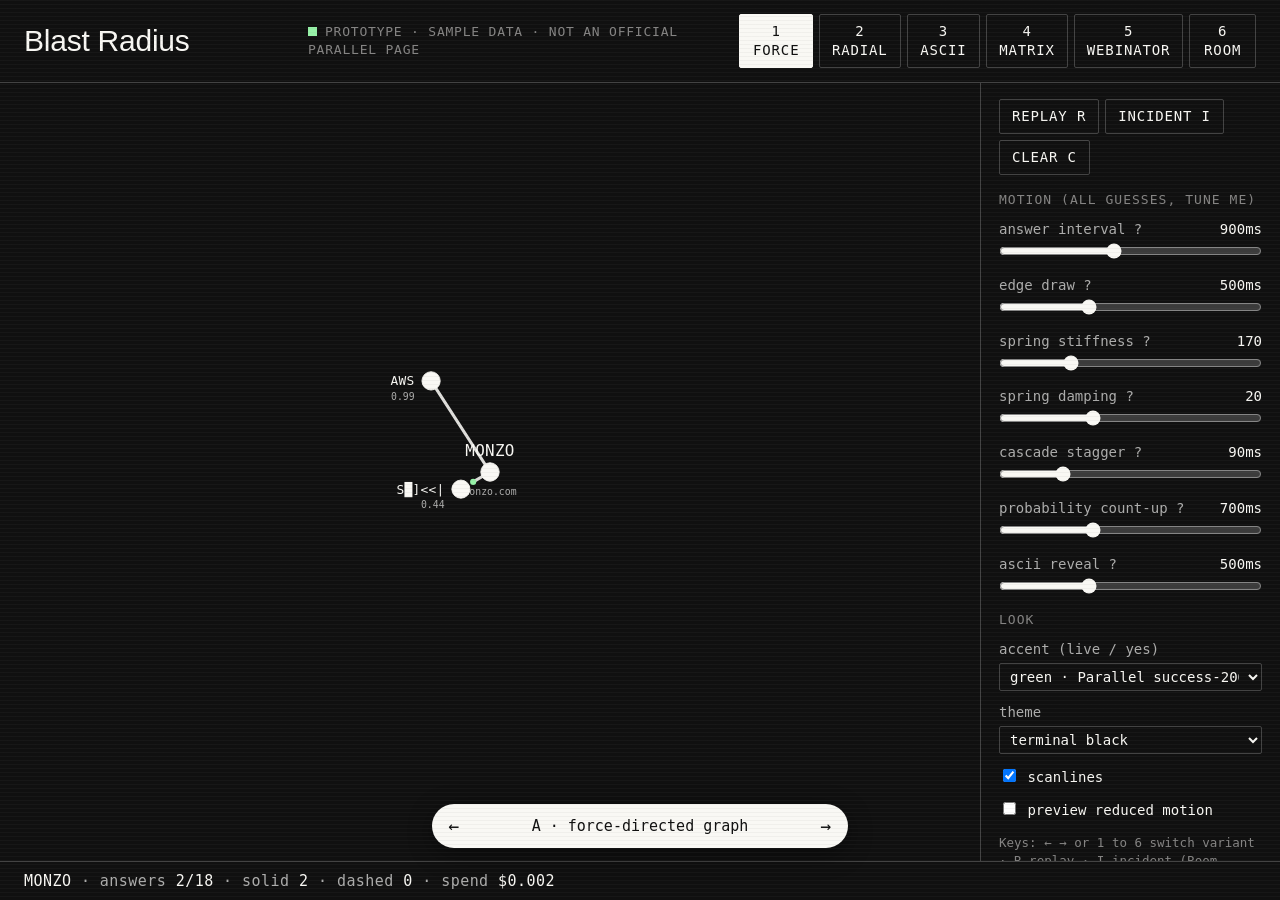
<file: 02-prototypes/index.html>
<!doctype html>
<!--
PROTOTYPE, throwaway. Question: which look and which graph representation for the live demo?
Six variants behind ?v= and the floating bottom bar: force | radial | ascii | matrix | webinator | room.
All data is fake except the Monzo vendor probabilities (recipes.md). Not an official Parallel page.
Type stack names Parallel's faces (Gerstner Programm, FT System Mono) but ships none: falls back to system fonts.
ASCII reveal: reimplemented in scramble() below (glyph sets after ascii-reveal's "terminal" preset, MIT, (c) 2026 Quan Hoang).
-->
<html lang="en" data-theme="dark">
<head>
<meta charset="utf-8">
<meta name="viewport" content="width=device-width,initial-scale=1">
<title>PROTOTYPE · graph look picker</title>
<style>
:root{
  --bg:#101010;--surface:#181818;--line:#434343;--line2:#2a2a2a;--fg:#f9f8f4;--fg2:#adadac;--fg3:#858483;
  --accent:#96f1a7;--red:#e14942;
  --sans:"Gerstner Programm","Neue Haas Grotesk Text Pro","Helvetica Neue",Helvetica,Arial,sans-serif;
  --mono:"FT System Mono","SF Mono",ui-monospace,"JetBrains Mono",Menlo,Consolas,monospace;
  --out:cubic-bezier(.32,.72,0,1);--spring:cubic-bezier(.32,.72,0,1);--spring-ms:450ms;
}
[data-theme=paper]{--bg:#f9f8f4;--surface:#fff;--line:#d6d6d6;--line2:#e5e5e5;--fg:#181818;--fg2:#5c5b59;--fg3:#858483}
*{box-sizing:border-box}
html,body{height:100%;margin:0}
body{background:var(--bg);color:var(--fg);font:18px/1.35 var(--mono);display:grid;grid-template-rows:auto 1fr auto;grid-template-columns:1fr auto;overflow:hidden;-webkit-font-smoothing:antialiased}
body.scan::after{content:"";position:fixed;inset:0;pointer-events:none;z-index:50;background:repeating-linear-gradient(0deg,transparent 0 3px,rgba(128,128,128,.07) 3px 4px)}
button,select,input{font:inherit;color:inherit}
header{grid-column:1/3;display:flex;align-items:center;gap:24px;padding:14px 24px;border-bottom:1px solid var(--line)}
h1{font:500 30px/1 var(--sans);letter-spacing:-.24px;margin:0;min-width:260px;white-space:pre}
.tag{font-size:13px;letter-spacing:.06em;text-transform:uppercase;color:var(--fg3)}
.live{display:inline-block;width:9px;height:9px;background:var(--accent);margin-right:8px}
.tabs{margin-left:auto;display:flex;gap:6px}
.tabs button,.btn{background:none;border:1px solid var(--line);border-radius:2px;padding:7px 12px;font-size:14px;letter-spacing:.06em;text-transform:uppercase;cursor:pointer;transition:background-color .15s ease,color .15s ease,scale .15s var(--out)}
.tabs button[aria-current=true]{background:var(--fg);color:var(--bg);border-color:var(--fg)}
.btn:active{scale:.96}
@media (hover:hover) and (pointer:fine){.tabs button:hover:not([aria-current=true]),.btn:hover{background:var(--surface)}}
#stage{position:relative;overflow:hidden;min-width:0;min-height:0}
aside{width:300px;border-left:1px solid var(--line);padding:16px 18px 80px;overflow:auto;font-size:14px}
body.nopanel aside{display:none}
aside h2{font:inherit;font-size:13px;letter-spacing:.08em;text-transform:uppercase;color:var(--fg3);margin:0 0 12px}
aside label{display:block;margin-bottom:12px}
aside label span{display:flex;justify-content:space-between;color:var(--fg2)}
aside label b{font-weight:400;color:var(--fg)}
input[type=range]{width:100%;accent-color:var(--fg);margin:4px 0 0}
aside select{background:var(--bg);border:1px solid var(--line);border-radius:2px;padding:4px 6px;width:100%;margin-top:4px}
.row{display:flex;gap:6px;flex-wrap:wrap;margin-bottom:16px}
.hint{color:var(--fg3);font-size:12.5px;line-height:1.5;margin-top:14px}
footer{grid-column:1/3;border-top:1px solid var(--line);padding:9px 24px;font-size:15px;color:var(--fg2);letter-spacing:.03em;white-space:nowrap;overflow:hidden;text-overflow:ellipsis}
footer b{color:var(--fg);font-weight:400}
#switch{position:fixed;left:50%;bottom:52px;translate:-50% 0;z-index:40;display:flex;align-items:center;gap:4px;background:var(--fg);color:var(--bg);border-radius:999px;padding:5px;font-size:15px;box-shadow:0 6px 24px rgba(0,0,0,.45)}
#switch button{background:none;border:0;color:inherit;width:34px;height:34px;border-radius:50%;cursor:pointer;font-size:18px}
#switch button:hover{background:rgba(128,128,128,.3)}
#switch span{padding:0 10px;min-width:330px;text-align:center}

/* citation card */
#card{position:fixed;left:0;top:0;z-index:30;pointer-events:none;width:400px}
#card .ci{background:var(--surface);border:1px solid var(--fg);border-radius:2px;padding:14px 16px;opacity:0;transform:scale(.97);transform-origin:0 0;transition:opacity .15s ease-in,transform .15s ease-in}
#card.on .ci{opacity:1;transform:none;transition:opacity .2s var(--out),transform .2s var(--out)}
#card .ct{font-size:13px;letter-spacing:.08em;text-transform:uppercase;color:var(--fg3);display:flex;justify-content:space-between}
#card .p{color:var(--accent);font-size:26px;letter-spacing:0;line-height:1}
#card .ttl{font:500 19px/1.25 var(--sans);margin:10px 0 4px;min-height:1.25em}
#card .url{font-size:14px;color:var(--fg2);text-decoration:underline;text-underline-offset:3px}
#card .ex{font:16px/1.4 var(--sans);color:var(--fg2);margin-top:10px;border-left:1px solid var(--line);padding-left:10px;white-space:pre-line}
#card .fake{font-size:11px;color:var(--fg3);text-transform:uppercase;letter-spacing:.08em;margin-top:10px}

/* svg scene */
.scene{width:100%;height:100%;display:block}
.scene text{font-family:var(--mono);fill:var(--fg);user-select:none}
.guide{fill:none;stroke:var(--line2);stroke-width:1}
.guide.dash{stroke:var(--line);stroke-dasharray:3 7}
.gl{font-size:14px;fill:var(--fg3)!important;letter-spacing:.08em}
.node{cursor:pointer;transition:opacity .15s ease}
.node .dot{fill:var(--fg);stroke:var(--fg);stroke-width:1.5;transform-box:fill-box;transform-origin:center;animation:pop var(--spring-ms) var(--spring) both;transition:fill .2s ease,stroke .2s ease}
.node .lbl{font-size:21px;letter-spacing:.02em;transition:fill .2s ease}
.node .sub{font-size:16px;fill:var(--fg2)}
.node.low .dot{fill:var(--bg);stroke:var(--fg3);stroke-dasharray:3 3}
.node.low .lbl,.node.low .sub{fill:var(--fg3)}
.node.root .lbl{font-size:26px;font-weight:500}
.node.hub .dot{fill:var(--accent);stroke:var(--accent)}
.node.down .dot{fill:var(--red);stroke:var(--red);stroke-dasharray:none}
.node.down .lbl,.node.down .sub{fill:var(--red)}
.ring{fill:none;stroke:var(--red);stroke-width:2;transform-box:fill-box;transform-origin:center;animation:ring .8s var(--out) both;pointer-events:none}
.e{stroke:var(--fg);stroke-linecap:round;opacity:var(--o,.6);transition:opacity .15s ease,stroke .2s ease}
.e.low{stroke:var(--fg3);stroke-dasharray:4 10}
.e.t2{stroke:var(--fg3);stroke-dasharray:1 7}
.e.talk{stroke:var(--fg2)}
.hovering .node:not(.hot){opacity:.22}
.hovering .e:not(.hot){opacity:.07}
.e.hot{stroke:var(--accent);opacity:1}
.e.down{stroke:var(--red);opacity:1;stroke-dasharray:none}
.spark{fill:var(--accent);pointer-events:none}
.spark.red{fill:var(--red)}
.sweep{transform-origin:800px 450px;animation:spin 5s linear infinite}
@keyframes pop{from{opacity:0;transform:scale(.6)}to{opacity:1;transform:scale(1)}}
@keyframes ring{from{opacity:.9;transform:scale(1)}to{opacity:0;transform:scale(3.6)}}
@keyframes spin{to{transform:rotate(360deg)}}

.headline{position:absolute;left:24px;right:24px;top:16px;font:500 34px/1.1 var(--sans);letter-spacing:-.24px;white-space:pre;pointer-events:none;min-height:1.1em}
.headline.down{color:var(--red)}
.feed{position:absolute;left:24px;top:72px;font-size:17px;color:var(--fg2);line-height:1.6;pointer-events:none}
.feed div{animation:fadein .25s var(--out) both}
@keyframes fadein{from{opacity:0;transform:translateY(6px)}to{opacity:1;transform:none}}

/* ascii */
.ascii{position:absolute;inset:0;padding:2.2vh 32px;font-size:min(22px,2.2vh);line-height:1.32;white-space:pre}
.ascii .r{cursor:pointer;transition:opacity .2s ease,color .2s ease;width:max-content;padding-right:16px}
.ascii .r.pending{opacity:.22;cursor:default}
.ascii .cat,.ascii .t{color:var(--fg3)}
.ascii .r.low,.ascii .r.low .bar{color:var(--fg3)}
.ascii .bar{letter-spacing:-.02em}
.ascii .up{color:var(--fg3)}
.ascii .r:not(.pending):hover{background:var(--surface)}
.ascii .r:not(.pending):hover .n{color:var(--accent)}
.ascii .r.down,.ascii .r.down *{color:var(--red)}

/* matrix */
.mx .cell.down .num{mix-blend-mode:normal}
.mx{position:absolute;inset:70px 24px 66px;display:grid;grid-template-columns:200px repeat(10,1fr);grid-auto-rows:minmax(0,1fr);gap:3px;font-size:16px}
.mx .h{display:flex;align-items:center;letter-spacing:.05em;text-transform:uppercase;font-size:14px;color:var(--fg2);transition:color .15s ease}
.mx .h.c{justify-content:center;cursor:pointer}
.mx .h.hot,.mx .h.choke{color:var(--accent)}
.mx .h.down{color:var(--red)}
.mx .cell{position:relative;border:1px solid var(--line2);border-radius:2px;display:flex;align-items:center;justify-content:center;opacity:0;transform:scale(.85);transition:opacity .2s var(--out),transform var(--spring-ms) var(--spring)}
.mx .cell.in{opacity:1;transform:none}
.mx .cell.low{border-style:dashed;border-color:var(--line)}
.mx .fill{position:absolute;inset:0;background:var(--fg);transition:background-color .2s ease,opacity .2s ease}
.mx .num{position:relative;color:#fff;mix-blend-mode:difference}
.mx .cell::after{content:"";position:absolute;inset:-2px;border:2px solid var(--accent);opacity:0;transition:opacity .25s ease}
.mx .cell.choke::after,.mx .cell:hover::after{opacity:1}
.mx .cell.down .fill{background:var(--red);opacity:1!important}
.mx .cell.down::after{opacity:0}
.mx .f{justify-content:center;font-size:17px;color:var(--fg)}

/* webinator */
.wq{position:absolute;left:24px;right:24px;top:14px;display:flex;align-items:center;gap:20px;height:64px}
.wq .qn{color:var(--fg3);font-size:14px;letter-spacing:.08em}
.wq .qt{font:500 32px/1 var(--sans);letter-spacing:-.24px;white-space:pre;flex:1}
.wq .btn{font-size:18px;padding:9px 22px}
.wq .btn.sel{background:var(--accent);border-color:var(--accent);color:#101010}
.wq .cnt{font-size:16px;color:var(--fg2);min-width:210px;text-align:right}
.wq .cnt b{font:500 44px/1 var(--sans);color:var(--fg);margin-right:8px}
.pool{position:absolute;inset:92px 24px 60px}
.chip{position:absolute;left:0;top:0;width:170px;height:40px;transform-origin:0 0;border:1px solid var(--line);border-radius:2px;display:flex;align-items:center;padding:0 10px;font-size:17px;white-space:nowrap;overflow:hidden;background:var(--bg);transition:transform var(--spring-ms) var(--spring),opacity .3s ease-in,border-color .2s ease,color .2s ease}
.chip.yes{border-color:var(--accent);color:var(--accent)}
.chip.out{opacity:0;text-decoration:line-through;color:var(--fg3)}
.chip.win{border-color:var(--accent);justify-content:center}

@media (prefers-reduced-motion:reduce){*,*::before,*::after{animation-duration:.01ms!important;animation-iteration-count:1!important;transition-duration:.01ms!important}.sweep{display:none}}
[data-rm] *,[data-rm] *::before,[data-rm] *::after{animation-duration:.01ms!important;animation-iteration-count:1!important;transition-duration:.01ms!important}
[data-rm] .sweep{display:none}
</style>
</head>
<body class="scan">
<header>
  <h1 id="title"></h1>
  <span class="tag"><span class="live"></span>prototype · sample data · not an official Parallel page</span>
  <nav class="tabs" id="tabs"></nav>
</header>
<main id="stage"></main>
<aside>
  <div class="row">
    <button class="btn" data-act="replay">Replay R</button>
    <button class="btn" data-act="incident">Incident I</button>
    <button class="btn" data-act="clear">Clear C</button>
  </div>
  <h2>Motion (all guesses, tune me)</h2>
  <div id="knobs"></div>
  <h2>Look</h2>
  <label><span>accent (live / yes)</span><select id="accent"><option value="green">green · Parallel success-200</option><option value="orange">orange · Parallel brand</option><option value="blue">blue · Parallel blue-100</option></select></label>
  <label><span>theme</span><select id="theme"><option value="dark">terminal black</option><option value="paper">Parallel off-white</option></select></label>
  <label><input type="checkbox" id="scan" checked> scanlines</label>
  <label><input type="checkbox" id="rm"> preview reduced motion</label>
  <p class="hint">Keys: ← → or 1 to 6 switch variant · R replay · I incident (Room Radar: reveal, then incident) · C clear · H hide this panel. Click any vendor, row or column header to fire an incident there. Hover for the citation.</p>
</aside>
<footer id="status"></footer>
<div id="switch"><button id="prev" aria-label="Previous variant">←</button><span id="vlabel"></span><button id="next" aria-label="Next variant">→</button></div>
<div id="card"><div class="ci"></div></div>

<script>
'use strict';
/* ---------- params on controls ---------- */
const P={arrive:900,draw:500,stiff:170,damp:20,stagger:90,count:700,scr:500};
const KNOBS=[['arrive','answer interval',60,2000,20,'ms'],['draw','edge draw',0,1500,10,'ms'],['stiff','spring stiffness',20,600,5,''],['damp','spring damping',4,50,1,''],['stagger','cascade stagger',0,400,5,'ms'],['count','probability count-up',0,2000,50,'ms'],['scr','ascii reveal',0,1500,25,'ms']];
const ACCENTS={green:['#96f1a7','#2f8f43'],orange:['#fb631b','#fb631b'],blue:['#8fb6cc','#0d6ea5']};
const $=s=>document.querySelector(s);
const mq=matchMedia('(prefers-reduced-motion: reduce)');
let rmForce=false;
const RM=()=>mq.matches||rmForce;
const D=ms=>RM()?0:ms;
const H=(tag,attrs={},text)=>{const e=document.createElement(tag);for(const k in attrs)e.setAttribute(k,attrs[k]);if(text!=null)e.textContent=text;return e};
const S=(tag,attrs={})=>{const e=document.createElementNS('http://www.w3.org/2000/svg',tag);for(const k in attrs)e.setAttribute(k,attrs[k]);return e};
const easeOut=k=>1-Math.pow(1-k,3);
function rng(seed){let s=seed>>>0;return()=>{s=(s+0x6D2B79F5)>>>0;let t=Math.imul(s^s>>>15,1|s);t=t+Math.imul(t^t>>>7,61|t)^t;return((t^t>>>14)>>>0)/4294967296}}

/* spring -> CSS linear() easing, so stiffness/damping drive CSS transitions too */
function applyP(){
  let x=0,v=0,t=0;const pts=[],dt=1/120;
  while(t<2.5){v+=(P.stiff*(1-x)-P.damp*v)*dt;x+=v*dt;t+=dt;pts.push(x);if(Math.abs(1-x)<.002&&Math.abs(v)<.02)break}
  const step=Math.max(1,Math.floor(pts.length/40)),out=['0'];
  for(let i=step-1;i<pts.length-1;i+=step)out.push(pts[i].toFixed(3));out.push('1');
  const css='linear('+out.join(',')+')',ok=window.CSS&&CSS.supports('transition-timing-function',css);
  const st=document.documentElement.style;
  st.setProperty('--spring',ok?css:'cubic-bezier(.32,.72,0,1)');
  st.setProperty('--spring-ms',Math.round(t*1000)+'ms');
  P.springMs=Math.round(t*1000);
}

/* ---------- ASCII reveal (reimplemented; see header comment) ---------- */
const GLYPHS='01<>/\\{}[]|_=+-;:#%*';
function scramble(el,text,ms=P.scr){
  cancelAnimationFrame(el._s);ms=D(ms);
  if(ms<=0){el.textContent=text;return}
  const t0=performance.now(),n=text.length;let last=0;
  const step=now=>{
    const k=Math.max(0,Math.min(1,(now-t0)/ms));
    if(now-last>40||k===1){last=now;const done=Math.floor(k*n);let s=text.slice(0,done);
      for(let i=done;i<n;i++)s+=text[i]===' '?' ':i===done?'█':GLYPHS[Math.random()*GLYPHS.length|0];
      el.textContent=s}
    if(k<1)el._s=requestAnimationFrame(step)};
  el._s=requestAnimationFrame(step);
}
function countUp(el,to,ms=P.count,fmt=v=>v.toFixed(2),from=0){
  cancelAnimationFrame(el._c);ms=D(ms);
  if(ms<=0){el.textContent=fmt(to);return}
  const t0=performance.now();
  const step=now=>{const k=Math.max(0,Math.min(1,(now-t0)/ms));el.textContent=fmt(from+(to-from)*easeOut(k));if(k<1)el._c=requestAnimationFrame(step)};
  el._c=requestAnimationFrame(step);
}
function timers(){const ids=new Set();let dead=false;return{later(fn,ms){const id=setTimeout(()=>{ids.delete(id);if(!dead)fn()},Math.max(0,ms));ids.add(id)},clear(){ids.forEach(clearTimeout);ids.clear()},kill(){dead=true;this.clear()}}}
const setStatus=html=>{$('#status').innerHTML=html};

/* ---------- citation card ---------- */
const card=$('#card'),ci=card.firstElementChild;
function showCard(rect,c){
  ci.innerHTML='<div class="ct"><span>'+(c.kind||'evidence')+'</span>'+(c.p!=null?'<span class="p">'+c.p.toFixed(2)+'</span>':'')+'</div><div class="ttl"></div>'+(c.url?'<div class="url"></div>':'')+'<div class="ex"></div><div class="fake">sample citation, prototype data</div>';
  scramble(ci.querySelector('.ttl'),c.title,260);
  if(c.url)ci.querySelector('.url').textContent=c.url;
  ci.querySelector('.ex').textContent=c.ex;
  let l=rect.right+16;if(l+410>innerWidth)l=Math.max(8,rect.left-416);
  const t=Math.max(70,Math.min(innerHeight-300,rect.top-12));
  card.style.transform='translate('+Math.round(l)+'px,'+Math.round(t)+'px)';
  card.classList.add('on');
}
const hideCard=()=>card.classList.remove('on');

/* ---------- data ---------- */
// Monzo probabilities from recipes.md, except AWS, Google Cloud and every value below 0.5 (invented). Vendor-to-vendor "up" edges are invented.
const V=[['aws','AWS','cloud',.99,null,'aws.amazon.com'],['gcp','Google Cloud','cloud',.88,null,'cloud.google.com'],['stripe','Stripe','payments',.97,'aws','stripe.com'],
['pagerduty','PagerDuty','observability',.98,'aws','pagerduty.com'],['segment','Segment','data',.93,'aws','segment.com'],['zendesk','Zendesk','comms',.86,'aws','zendesk.com'],
['slack','Slack','comms',.86,'aws','slack.com'],['sentry','Sentry','observability',.83,'gcp','sentry.io'],['cloudflare','Cloudflare','edge',.83,null,'cloudflare.com'],
['okta','Okta','auth',.82,'aws','okta.com'],['github','GitHub','dev',.81,'azure','github.com'],['intercom','Intercom','comms',.78,'aws','intercom.com'],
['mongodb','MongoDB','data',.75,'aws','mongodb.com'],['snowflake','Snowflake','data',.61,'aws','snowflake.com'],['twilio','Twilio','comms',.41,'aws','twilio.com'],
['datadog','Datadog','observability',.34,'aws','datadoghq.com'],['azure','Azure','cloud',.22,null,'azure.microsoft.com'],['auth0','Auth0','auth',.18,'aws','auth0.com']
].map(([id,name,cat,p,up,dom])=>({id,name,cat,p,up,dom}));
const byId=Object.fromEntries(V.map(v=>[v.id,v]));
const ORDER=['aws','stripe','cloudflare','pagerduty','azure','slack','okta','gcp','segment','auth0','github','zendesk','sentry','twilio','intercom','mongodb','datadog','snowflake'];
const CATS=['cloud','payments','auth','edge','observability','data','comms','dev'];
const WHAT={cloud:'core banking platform and compute',payments:'card payments and payouts',auth:'workforce single sign-on',edge:'DNS, CDN and DDoS protection',observability:'on-call alerting and error tracking',data:'analytics and data pipelines',comms:'customer support and internal messaging',dev:'source control and CI'};
function cite(v,co='Monzo'){
  if(v.p<.5)return{p:v.p,kind:'unknown, thin evidence',title:'No direct evidence for '+co+' → '+v.name,url:'nearest hit: a 2019 job listing',ex:'Vendor name absent from 9 of 10 excerpts. Drawn dashed, never shown as fact.'};
  return{p:v.p,kind:'decisions · noul',title:v.name+' customer story: '+co,url:v.dom+'/customers/'+co.toLowerCase().replace(/[^a-z]/g,''),ex:'“…'+co+' relies on '+v.name+' for '+WHAT[v.cat]+'…”'+(v.up?'\nUpstream: '+v.name+' runs on '+byId[v.up].name+'.':'')};
}

/* ---------- shared SVG scene: spring nodes, drawn edges, hover, cascade ---------- */
function Scene(stage,opt){
  const W=1600,HH=900,cx=opt.cx||800,cy=opt.cy||450,AS=1.7,T=opt.T;
  const svg=S('svg',{viewBox:'0 0 '+W+' '+HH,class:'scene'}),gB=S('g'),gE=S('g'),gN=S('g');
  svg.append(gB,gE,gN);stage.append(svg);
  const N=new Map();let E=[],raf=0,last=performance.now();
  function node(o){
    const g=S('g',{class:'node '+(o.cls||'')+(o.p!=null&&o.p<.5?' low':'')}),r=o.r||7+(o.p==null?.4:o.p)*8;
    const dot=S('circle',{class:'dot',r}),lbl=S('text',{class:'lbl',dy:'.35em'}),sub=S('text',{class:'sub',dy:'1.95em'});
    g.append(dot,lbl,sub);gN.append(g);
    const n=Object.assign({vx:0,vy:0},o,{r,g,dot,lbl,sub,side:0});N.set(o.id,n);
    if(o.top){lbl.setAttribute('text-anchor','middle');lbl.setAttribute('y',-r-20);sub.setAttribute('text-anchor','middle');sub.setAttribute('y',r-8)}
    scramble(lbl,o.label);
    if(o.p!=null)countUp(sub,o.p);else if(o.subText)sub.textContent=o.subText;
    g.addEventListener('mouseenter',()=>hover(n,true));
    g.addEventListener('mouseleave',()=>hover(n,false));
    g.addEventListener('click',()=>opt.onClick&&opt.onClick(n));
    return n;
  }
  function edge(aId,bId,p,kind,len,str){
    const a=N.get(aId),b=N.get(bId);if(!a||!b)return;
    const el=S('line',{class:'e '+kind+(p<.5?' low':'')});
    el.setAttribute('stroke-width',kind==='t2'?1.5:(1+p*4).toFixed(1));
    el.style.setProperty('--o',kind==='t2'?.5:(.25+p*.65).toFixed(2));
    const spark=S('circle',{class:'spark',r:5,opacity:0});
    gE.append(el,spark);
    E.push({a,b,p,kind,el,spark,len:len||240,str:str==null?.5:str,t0:performance.now(),k:0,pulse:null});
  }
  function hover(n,on){
    svg.classList.toggle('hovering',on);n.g.classList.toggle('hot',on);
    for(const e of E)if(e.a===n||e.b===n){e.el.classList.toggle('hot',on);(e.a===n?e.b:e.a).g.classList.toggle('hot',on);
      if(!e.el.classList.contains('down'))e.pulse=on&&!RM()?{t0:performance.now(),dur:800,loop:true}:null}
    if(on&&n.cite)showCard(n.dot.getBoundingClientRect(),typeof n.cite==='function'?n.cite():n.cite);else hideCard();
  }
  function down(id){
    const n=N.get(id);if(!n)return;n.g.classList.add('down');
    if(!RM()){const ring=S('circle',{class:'ring',r:n.r});n.g.append(ring);T.later(()=>ring.remove(),900)}
    for(const e of E)if(e.b===n&&e.kind!=='talk'&&e.p>=.5){e.el.classList.add('down');e.spark.classList.add('red');e.pulse=RM()?null:{t0:performance.now(),dur:Math.max(220,P.stagger*3),rev:true}}
  }
  function cascade(id){ // impact travels from a vendor to everything that depends on it (solid edges only)
    clearDown();const seen=new Set([id]);let level=[id],d=0;
    while(level.length){
      level.forEach((nid,i)=>T.later(()=>down(nid),D(d*P.stagger*3+i*P.stagger)));
      const next=[];for(const e of E)if(e.kind!=='talk'&&e.p>=.5&&level.includes(e.b.id)&&!seen.has(e.a.id)){seen.add(e.a.id);next.push(e.a.id)}
      level=next;d++}
    return seen.size-1;
  }
  function clearDown(){N.forEach(n=>n.g.classList.remove('down'));E.forEach(e=>{e.el.classList.remove('down');e.spark.classList.remove('red');e.pulse=null})}
  function reset(){N.forEach(n=>n.g.remove());N.clear();E.forEach(e=>{e.el.remove();e.spark.remove()});E=[];svg.classList.remove('hovering')}
  function tick(now){
    raf=requestAnimationFrame(tick);
    const dt=Math.min(.032,(now-last)/1000);last=now;const rm=RM(),list=[...N.values()];
    if(opt.mode==='force'){
      for(const n of list){n.fx=(cx-n.x)*P.stiff*.01;n.fy=(cy-n.y)*P.stiff*.02}
      for(let i=0;i<list.length;i++)for(let j=i+1;j<list.length;j++){const a=list[i],b=list[j];let dx=b.x-a.x,dy=(b.y-a.y)*AS;if(!dx&&!dy)dx=1;
        const d=Math.max(70,Math.hypot(dx,dy)),f=5e6*P.stiff/(d*d)/100,ux=dx/d,uy=dy/d;a.fx-=f*ux;a.fy-=f*uy;b.fx+=f*ux;b.fy+=f*uy}
      for(const e of E){if(e.kind==='talk')continue;const dx=e.b.x-e.a.x,dy=(e.b.y-e.a.y)*AS,d=Math.max(1,Math.hypot(dx,dy)),f=(d-e.len)*P.stiff*e.str*.1,ux=dx/d,uy=dy/d;e.a.fx+=f*ux;e.a.fy+=f*uy;e.b.fx-=f*ux;e.b.fy-=f*uy}
    }
    for(const n of list){
      if(!n.fixed){
        if(opt.mode==='force'){n.vx+=(n.fx-n.vx*P.damp*.35)*dt;n.vy+=(n.fy-n.vy*P.damp*.35)*dt}
        else if(rm){n.x=n.tx;n.y=n.ty;n.vx=n.vy=0}
        else{n.vx+=((n.tx-n.x)*P.stiff-n.vx*P.damp)*dt;n.vy+=((n.ty-n.y)*P.stiff-n.vy*P.damp)*dt}
        n.x=Math.max(170,Math.min(W-170,n.x+n.vx*dt));n.y=Math.max(40,Math.min(HH-60,n.y+n.vy*dt));
      }
      n.g.setAttribute('transform','translate('+n.x.toFixed(1)+','+n.y.toFixed(1)+')');
      if(!n.top){const side=n.x<cx-4?-1:1;if(side!==n.side){n.side=side;for(const t of[n.lbl,n.sub]){t.setAttribute('text-anchor',side<0?'end':'start');t.setAttribute('x',side*(n.r+12))}}}
    }
    for(const e of E){
      if(e.k<1)e.k=rm?1:Math.max(0,Math.min(1,(now-e.t0)/Math.max(1,P.draw)));
      const kk=easeOut(e.k),a=e.a,b=e.b,x2=a.x+(b.x-a.x)*kk,y2=a.y+(b.y-a.y)*kk;
      e.el.setAttribute('x1',a.x.toFixed(1));e.el.setAttribute('y1',a.y.toFixed(1));e.el.setAttribute('x2',x2.toFixed(1));e.el.setAttribute('y2',y2.toFixed(1));
      let sp=null;
      if(e.k<1)sp=kk;else if(e.pulse){const q=(now-e.pulse.t0)/e.pulse.dur;if(q>=1){if(e.pulse.loop)e.pulse.t0=now;else e.pulse=null}else sp=e.pulse.rev?1-q:q}
      if(sp!=null){e.spark.setAttribute('cx',(a.x+(b.x-a.x)*sp).toFixed(1));e.spark.setAttribute('cy',(a.y+(b.y-a.y)*sp).toFixed(1));e.spark.setAttribute('opacity',1)}
      else if(e.spark.getAttribute('opacity')!=='0')e.spark.setAttribute('opacity',0);
    }
  }
  raf=requestAnimationFrame(tick);
  return{node,edge,cascade,clearDown,reset,has:id=>N.has(id),get:id=>N.get(id),gB,cx,cy,destroy(){cancelAnimationFrame(raf);svg.remove()}};
}

/* ---------- A / B: Blast Radius as force graph or radial rings ---------- */
function Blast(stage,mode){
  const T=timers(),cx=800,cy=450,XS=1.45,R=p=>150+(1-p)*330;
  const sc=Scene(stage,{mode,T,onClick:n=>{if(n.id!=='root')incident(n.id)}});
  const SECT=['comms','data','dev','auth','observability','cloud','payments','edge'];
  if(mode==='radial'){
    for(const[p,cls,txt]of[[.9,'guide','0.9'],[.5,'guide dash','0.5 · unknown beyond'],[.2,'guide','0.2']]){
      sc.gB.append(S('ellipse',{class:cls,cx,cy,rx:R(p)*XS,ry:R(p)}));
      const t=S('text',{class:'gl',x:cx+8,y:cy-R(p)+18});t.textContent=txt;sc.gB.append(t)}
    SECT.forEach((c,i)=>{const a=i*Math.PI/4,t=S('text',{class:'gl','text-anchor':'middle',x:cx+Math.cos(a)*438*XS*.93,y:cy+Math.sin(a)*432+5});t.textContent=c.toUpperCase();sc.gB.append(t)});
  }
  function target(v){
    const i=SECT.indexOf(v.cat),vs=V.filter(w=>w.cat===v.cat),j=vs.indexOf(v);
    const a=(i*45+(j-(vs.length-1)/2)*15)*Math.PI/180,r=R(v.p);
    return{tx:cx+Math.cos(a)*r*XS,ty:cy+Math.sin(a)*r};
  }
  let landed=0,solid=0;
  function status(extra){setStatus('<b>MONZO</b> · answers <b>'+landed+'/'+V.length+'</b> · solid <b>'+solid+'</b> · dashed <b>'+(landed-solid)+'</b> · spend <b>$'+(landed*.001).toFixed(3)+'</b>'+(extra||''))}
  function land(v){
    const r=rng(landed+7),t=target(v);
    sc.node({id:v.id,label:v.name,p:v.p,x:cx+(r()-.5)*60,y:cy+(r()-.5)*60,tx:t.tx,ty:t.ty,cite:cite(v)});
    sc.edge('root',v.id,v.p,'dep',300+(1-v.p)*330,.6);
    if(v.up&&sc.has(v.up))T.later(()=>sc.edge(v.id,v.up,.9,'t2',300,.04),D(P.draw*.6));
    V.filter(w=>w.up===v.id&&sc.has(w.id)).forEach(w=>sc.edge(w.id,v.id,.9,'t2',300,.04));
    landed++;if(v.p>=.5)solid++;status();
  }
  function replay(){
    T.clear();sc.reset();landed=solid=0;status();
    sc.node({id:'root',label:'MONZO',subText:'monzo.com',x:cx,y:cy,tx:cx,ty:cy,fixed:true,cls:'root',r:15,top:true,
      cite:{kind:'subject',title:'Monzo Bank Ltd',url:'monzo.com',ex:'One Decisions call per vendor, fanned out in parallel. Each edge carries its own 10 citations.'}});
    ORDER.forEach((id,i)=>T.later(()=>land(byId[id]),450+i*P.arrive));
  }
  function incident(id){id=id||'aws';if(!sc.has(id))return;const n=sc.cascade(id);status(' · <b style="color:var(--red)">INCIDENT '+byId[id].name.toUpperCase()+' → '+n+' downstream</b>')}
  replay();
  return{replay,incident,clear(){sc.clearDown();status()},destroy(){T.kill();sc.destroy()}};
}

/* ---------- C: ASCII / box-drawing tree ---------- */
function Ascii(stage){
  const T=timers(),wrap=H('div',{class:'ascii'});stage.append(wrap);
  const BAR=16,rows={};
  const head=H('div',{class:'r hd'});wrap.append(head);
  wrap.append(H('div',{class:'t'},'│'));
  CATS.forEach((c,ci)=>{
    const lastC=ci===CATS.length-1,vs=V.filter(v=>v.cat===c);
    wrap.append(H('div',{class:'cat'},(lastC?'└':'├')+'─┬ '+c.toUpperCase()));
    vs.forEach((v,i)=>{
      const r=H('div',{class:'r pending'+(v.p<.5?' low':'')});
      const pre=(lastC?'  ':'│ ')+(i===vs.length-1?'└':'├')+(v.p>=.5?'── ':'╌╌ ');
      const t=H('span',{class:'t'},pre),n=H('span',{class:'n'},'·'.repeat(14)),bar=H('span',{class:'bar'},'░'.repeat(BAR)),pr=H('span',{},'  ─.──'),up=H('span',{class:'up'},'');
      r.append(t,n,H('span',{},' '),bar,pr,up);wrap.append(r);rows[v.id]={r,n,bar,pr,up,v};
      r.addEventListener('mouseenter',()=>{if(!r.classList.contains('pending'))showCard(r.getBoundingClientRect(),cite(v))});
      r.addEventListener('mouseleave',hideCard);
      r.addEventListener('click',()=>{if(!r.classList.contains('pending'))incident(v.id)});
    });
  });
  let landed=0,solid=0;
  const status=x=>setStatus('<b>MONZO</b> · answers <b>'+landed+'/'+V.length+'</b> · solid <b>'+solid+'</b> · dashed <b>'+(landed-solid)+'</b>'+(x||''));
  const upText=v=>v.up?'  ← runs on '+byId[v.up].name:(v.p<.5?'  ? unverified':'');
  function land(v){
    const o=rows[v.id];o.r.classList.remove('pending');
    scramble(o.n,v.name.padEnd(14));
    countUp(o.bar,v.p,P.count,x=>{const f=Math.round(x*BAR);return'█'.repeat(f)+'░'.repeat(BAR-f)});
    countUp(o.pr,v.p,P.count,x=>'  '+x.toFixed(2));
    scramble(o.up,upText(v));
    landed++;if(v.p>=.5)solid++;status();
  }
  function replay(){
    T.clear();landed=solid=0;status();head.classList.remove('down');
    scramble(head,'┌─ MONZO ── monzo.com ── 18 questions, one call each');
    for(const id in rows){const o=rows[id];o.r.className='r pending'+(o.v.p<.5?' low':'');o.n.textContent='·'.repeat(14);o.bar.textContent='░'.repeat(BAR);o.pr.textContent='  ─.──';o.up.textContent=''}
    ORDER.forEach((id,i)=>T.later(()=>land(byId[id]),450+i*P.arrive));
  }
  function clear(){head.classList.remove('down');for(const id in rows){const o=rows[id];o.r.classList.remove('down');if(!o.r.classList.contains('pending'))o.up.textContent=upText(o.v)}status()}
  function incident(id){
    id=id||'aws';clear();const src=byId[id];
    const l1=V.filter(v=>v.up===id&&!rows[v.id].r.classList.contains('pending'));
    const hit=(src.p>=.5)||l1.some(v=>v.p>=.5);
    const mark=(v,txt,ms)=>T.later(()=>{rows[v.id].r.classList.add('down');scramble(rows[v.id].up,txt,300)},D(ms));
    mark(src,'  ◀ INCIDENT',0);
    l1.forEach((v,i)=>mark(v,'  ◀ down via '+src.name,P.stagger*3+i*P.stagger));
    const paths=l1.filter(v=>v.p>=.5).length+(src.p>=.5?1:0);
    if(hit)T.later(()=>{head.classList.add('down');scramble(head,'┌─ MONZO ── EXPOSED ── '+paths+(paths===1?' path leads to ':' paths lead to ')+src.name,400)},D(P.stagger*6+l1.length*P.stagger));
    status(' · <b style="color:var(--red)">INCIDENT '+src.name.toUpperCase()+' → '+(l1.length+(hit?1:0))+' downstream</b>');
  }
  replay();
  return{replay,incident,clear,destroy(){T.kill()}};
}

/* ---------- D: chokepoint matrix ---------- */
function Matrix(stage){
  const T=timers(),COS=['Monzo','Revolut','Starling','Wise','Deliveroo','Octopus Energy','Tesco','HSBC','incident.io','GoCardless','Cleo','Depop','Trainline','Ocado','Checkout.com'];
  const COLS=[['aws',.8],['gcp',.35],['azure',.3],['cloudflare',.6],['stripe',.5],['okta',.45],['slack',.7],['github',.65],['datadog',.4],['snowflake',.3]];
  const r=rng(11),M=COS.map((c,i)=>COLS.map(([id,base],j)=>{
    if(i===0)return byId[id].p;
    if(j===0)return[6,7,13].includes(i)?+(.12+r()*.3).toFixed(2):+(.72+r()*.27).toFixed(2);
    return+(r()<base?.6+r()*.39:.05+r()*.4).toFixed(2)}));
  const head=H('div',{class:'headline'}),g=H('div',{class:'mx'});stage.append(head,g);
  g.append(H('div',{class:'h'},''));
  const colH=COLS.map(([id],j)=>{const h=H('div',{class:'h c'},byId[id].name);h.addEventListener('click',()=>incident(j));g.append(h);return h});
  const rowH=[],cells=[];
  COS.forEach((c,i)=>{
    const h=H('div',{class:'h'},c);g.append(h);rowH.push(h);cells.push([]);
    COLS.forEach(([id],j)=>{
      const p=M[i][j],cell=H('div',{class:'cell'+(p<.5?' low':'')}),fill=H('div',{class:'fill'}),num=H('span',{class:'num'},String(Math.round(p*100)).padStart(2,'0'));
      fill.style.opacity=p<.5?(p*.35).toFixed(2):p.toFixed(2);cell.append(fill,num);g.append(cell);cells[i].push(cell);
      cell.addEventListener('mouseenter',()=>{rowH[i].classList.add('hot');colH[j].classList.add('hot');showCard(cell.getBoundingClientRect(),cite(Object.assign({},byId[id],{p}),c))});
      cell.addEventListener('mouseleave',()=>{rowH[i].classList.remove('hot');colH[j].classList.remove('hot');hideCard()});
    });
  });
  g.append(H('div',{class:'h'},'share ≥ 0.50'));
  const foot=COLS.map(()=>{const f=H('div',{class:'h f'},'');g.append(f);return f});
  const counts=COLS.map((_,j)=>M.filter(row=>row[j]>=.5).length),top=counts.indexOf(Math.max(...counts));
  const status=x=>setStatus('<b>'+COS.length+' UK companies</b> × <b>'+COLS.length+' vendors</b> · 150 calls · spend <b>$0.150</b>'+(x||''));
  function clear(){g.querySelectorAll('.down').forEach(e=>e.classList.remove('down'));head.classList.remove('down')}
  function replay(){
    T.clear();clear();scramble(head,'Who shares what?');status();
    g.querySelectorAll('.in,.choke').forEach(e=>e.classList.remove('in','choke'));foot.forEach(f=>f.textContent='');
    const rowGap=Math.max(60,P.arrive/4);
    cells.forEach((row,i)=>row.forEach((c,j)=>T.later(()=>c.classList.add('in'),300+i*rowGap+j*D(P.stagger/3))));
    T.later(()=>{
      foot.forEach((f,j)=>countUp(f,counts[j],P.count,x=>Math.round(x)+'/'+COS.length));
      cells.forEach((row,i)=>T.later(()=>row[top].classList.add('choke'),D(i*P.stagger/2)));
      colH[top].classList.add('choke');foot[top].classList.add('choke');
      scramble(head,counts[top]+' of '+COS.length+' share one vendor: '+byId[COLS[top][0]].name,P.scr*1.5);
    },300+COS.length*rowGap+D(P.stagger*4)+300);
  }
  function incident(j){
    j=j==null?top:j;clear();let n=0;colH[j].classList.add('down');
    cells.forEach((row,i)=>{if(M[i][j]>=.5){const k=n++;T.later(()=>{row[j].classList.add('down');rowH[i].classList.add('down')},D(k*P.stagger))}});
    head.classList.add('down');scramble(head,byId[COLS[j][0]].name+' incident: '+n+' of '+COS.length+' companies exposed',P.scr);
    status(' · <b style="color:var(--red)">INCIDENT '+byId[COLS[j][0]].name.toUpperCase()+' → '+n+' downstream</b>');
  }
  replay();
  return{replay,incident,clear(){clear();status()},destroy(){T.kill()}};
}

/* ---------- E: Webinator pool collapse ---------- */
// flags: u UK, f fintech, b banking licence, c consumer app, n founded 2010 or later, h hot coral card. Rough, sample data.
const CO=('Monzo:ufbcnh Revolut:ufbcn Starling:ufbcn Wise:ufcn GoCardless:ufn Checkout.com:ufn Cleo:ufcn Zopa:ufbc Tide:ufn Atom Bank:ufbcn OakNorth:ufbn Curve:ufcn Zilch:ufcn ClearBank:ufbn Worldpay:uf Funding Circle:ufn Freetrade:ufcn Nutmeg:ufcn Monese:ufcn Chip:ufcn '+
'Deliveroo:ucn Octopus Energy:ucn Tesco:uc HSBC:ubc Barclays:ubc Lloyds:ubc NatWest:ubc ARM:u Ocado:uc Trainline:uc Depop:ucn incident.io:un Darktrace:un Bulb:ucn Gousto:ucn Cazoo:ucn BT:uc Sky:uc Rolls-Royce:u AstraZeneca:u BBC:uc Vodafone:uc Sainsbury\'s:uc Synthesia:un Wayve:un Improbable:un Babylon:ucn Snyk:un Paddle:un Red Badger:un '+
'Stripe:fn Plaid:fn Chime:fcn Klarna:fbc N26:fbcn Nubank:fbcn Adyen:f Square:fc PayPal:fc Coinbase:fcn Robinhood:fcn Brex:fn Ramp:fn Affirm:fcn Mercury:fn Notion:cn Figma:n Slack:n Airbnb:c Uber:c Spotify:c Netflix:c Shopify: Datadog:n Snowflake:n Cloudflare: Okta: Twilio: GitHub: Vercel:n Linear:n Canva:cn Atlassian: Zoom:cn DoorDash:cn Instacart:cn Duolingo:cn Discord:cn OpenAI:n Anthropic:n Databricks:n Miro:n Zendesk: Intercom:n PagerDuty: Sentry: MongoDB: Segment:n Parallel:n Supabase:n')
  .split(/(?<=:[a-z]*) /).map(s=>{const i=s.lastIndexOf(':');return{name:s.slice(0,i),flags:s.slice(i+1)}});
const QS=[['u','Is it headquartered in the UK?'],['f','Is it a fintech?'],['b','Does it hold a banking licence?'],['c','Does it have a consumer app?'],['n','Was it founded in 2010 or later?'],['h','Is its debit card hot coral?']];
function Web(stage){
  const T=timers(),CW=178,CH=48;
  const top=H('div',{class:'wq'}),qn=H('span',{class:'qn'}),qt=H('span',{class:'qt'}),yes=H('button',{class:'btn'},'YES'),no=H('button',{class:'btn'},'NO'),cnt=H('span',{class:'cnt'}),pool=H('div',{class:'pool'});
  const cb=H('b',{},'0');cnt.append(cb,document.createTextNode('candidates'));top.append(qn,qt,yes,no,cnt);stage.append(top,pool);
  const r=rng(5),order=CO.map((c,i)=>[r(),i]).sort((a,b)=>a[0]-b[0]).map(x=>CO[x[1]]);
  const chips=order.map(c=>{const el=H('div',{class:'chip'},c.name);pool.append(el);return{name:c.name,flags:c.flags,el,alive:true}});
  let qi=0,checks=0,busy=false,shown=0;
  const alive=()=>chips.filter(c=>c.alive);
  function layout(){
    const A=alive(),n=A.length,W=pool.clientWidth,Hh=pool.clientHeight;if(!n)return;
    let best={s:0,cols:1};for(let cols=1;cols<=n;cols++){const rows=Math.ceil(n/cols),s=Math.min(W/(cols*CW),Hh/(rows*CH),3.6);if(s>best.s)best={s,cols}}
    const{s,cols}=best,rows=Math.ceil(n/cols),ox=(W-cols*CW*s)/2+4*s,oy=(Hh-rows*CH*s)/2+4*s;
    A.forEach((c,i)=>{c.el.style.transform='translate('+(ox+(i%cols)*CW*s).toFixed(1)+'px,'+(oy+Math.floor(i/cols)*CH*s).toFixed(1)+'px) scale('+s.toFixed(3)+')'});
  }
  const status=x=>setStatus('pool <b>'+alive().length+'</b> · questions <b>'+qi+'/'+QS.length+'</b> · web checks <b>'+checks+'</b> · spend <b>$'+(checks*.001).toFixed(3)+'</b>'+(x||''));
  function setCount(n){countUp(cb,n,400,x=>String(Math.round(x)),shown);shown=n}
  function ask(){
    yes.classList.remove('sel');no.classList.remove('sel');busy=false;const A=alive();
    if(A.length<=1||qi>=QS.length){finish(A);return}
    qn.textContent='Q'+(qi+1)+'/'+QS.length;scramble(qt,QS[qi][1]);
    T.later(()=>answer(true),Math.max(900,P.arrive*1.8)); // autoplay answers as if thinking of Monzo; click YES/NO to override
  }
  function answer(a){
    if(busy)return;busy=true;T.clear();(a?yes:no).classList.add('sel');
    const flag=QS[qi][0],A=alive(),gap=RM()?0:Math.min(P.stagger/5,1400/A.length);checks+=A.length;
    A.forEach((c,i)=>T.later(()=>{
      if(c.flags.includes(flag)===a){c.el.classList.add('yes');T.later(()=>c.el.classList.remove('yes'),450)}
      else{c.alive=false;c.el.classList.add('out')}},i*gap));
    T.later(()=>{qi++;layout();setCount(alive().length);status();T.later(ask,P.springMs+500)},A.length*gap+380);
  }
  function finish(A){
    qn.textContent='DONE';
    if(A.length===1){A[0].el.classList.add('win');scramble(A[0].el,A[0].name,P.scr*2);scramble(qt,'You are thinking of '+A[0].name+'.');status(' · <b style="color:var(--accent)">'+A[0].name.toUpperCase()+'</b>')}
    else{scramble(qt,A.length?A.length+' left. Out of questions.':'Nobody left. Wrong answer somewhere.');status()}
  }
  function replay(){
    T.clear();qi=0;checks=0;shown=0;
    chips.forEach(c=>{c.alive=true;c.el.className='chip';c.el.textContent=c.name});
    layout();setCount(chips.length);status();ask();
  }
  yes.addEventListener('click',()=>answer(true));no.addEventListener('click',()=>answer(false));
  const onR=()=>layout();addEventListener('resize',onR);
  replay();
  return{replay,incident(){},clear(){},destroy(){T.kill();removeEventListener('resize',onR)}};
}

/* ---------- F: Room Radar ---------- */
function Room(stage){
  const T=timers(),cx=800,cy=460,RAD=320;
  const ROOM=['Monzo','incident.io','Deliveroo','Wise','Octopus Energy','GoCardless','Red Badger','Cleo','Synthesia','Tide','Snyk','Trainline','Parallel','Depop'];
  const TALK=[['Monzo','incident.io',.86,'customer and vendor'],['Wise','GoCardless',.81,'both run on UK payment rails'],['Cleo','Monzo',.77,'open banking integration'],['Snyk','incident.io',.7,'security incident workflows'],
    ['Deliveroo','Trainline',.64,'same on-call tooling'],['Synthesia','Parallel',.62,'both build on LLM infrastructure'],['Red Badger','Tide',.58,'agency and fintech client fit'],['Octopus Energy','Depop',.44,'possibly a shared data stack']];
  const AWSP=[.99,.91,.94,.88,.72,.9,.31,.86,.42,.83,.79,.93,.27,.81];
  const ORD=[0,5,9,2,12,1,7,3,10,13,6,11,4,8];
  const sc=Scene(stage,{mode:'target',T,cx,cy,onClick:n=>{if(n.id==='hub')incident()}});
  for(const rr of[RAD/3,RAD*2/3,RAD])sc.gB.append(S('circle',{class:'guide',cx,cy,r:rr}));
  const sw=S('g',{class:'sweep'});
  const wedge=S('path',{d:'M'+cx+' '+cy+' L'+cx+' '+(cy-RAD)+' A'+RAD+' '+RAD+' 0 0 0 '+(cx-RAD*Math.sin(.6)).toFixed(1)+' '+(cy-RAD*Math.cos(.6)).toFixed(1)+' Z',fill:'var(--accent)',opacity:.07});
  const beam=S('line',{x1:cx,y1:cy,x2:cx,y2:cy-RAD,stroke:'var(--accent)','stroke-width':1.5,opacity:.6});
  sw.style.transformOrigin=cx+'px '+cy+'px';sw.append(wedge,beam);sc.gB.append(sw);
  const head=H('div',{class:'headline'}),feed=H('div',{class:'feed'});stage.append(head,feed);
  let n=0,revealed=false;
  const status=x=>setStatus('opted in <b>'+n+'/'+ROOM.length+'</b> · should talk <b>'+TALK.filter(t=>sc.has(t[0])&&sc.has(t[1])).length+'</b> pairs'+(x||''));
  const log=t=>{feed.append(H('div',{},'> '+t));while(feed.children.length>9)feed.firstChild.remove()};
  function join(i){
    const name=ROOM[i],a=i/ROOM.length*Math.PI*2-Math.PI/2;
    sc.node({id:name,label:name,r:10,x:cx,y:cy,tx:cx+Math.cos(a)*RAD,ty:cy+Math.sin(a)*RAD,
      cite:()=>{const t=TALK.filter(t=>t[0]===name||t[1]===name);return{kind:'opted in',title:name,ex:t.length?t.map(t=>'Talk to '+(t[0]===name?t[1]:t[0])+': '+t[3]+' ('+t[2].toFixed(2)+')').join('\n'):'No strong match in the room yet.'}}});
    n++;log(name.toLowerCase()+' opted in');
    TALK.forEach(t=>{if((t[0]===name||t[1]===name)&&sc.has(t[0])&&sc.has(t[1]))T.later(()=>{sc.edge(t[0],t[1],t[2],'talk');log(t[0]+' ↔ '+t[1]+' '+t[2].toFixed(2));status()},D(P.draw))});
    status();
  }
  function replay(){
    T.clear();sc.reset();n=0;revealed=false;feed.textContent='';head.classList.remove('down');
    scramble(head,'Who is in the room?');status();
    ORD.forEach((i,k)=>T.later(()=>join(i),450+k*P.arrive*.7));
  }
  function reveal(){
    revealed=true;const k=AWSP.filter(p=>p>=.5).length;
    sc.node({id:'hub',label:'AWS',subText:k+' / '+ROOM.length,r:18,x:cx,y:cy,tx:cx,ty:cy,fixed:true,cls:'hub',top:true,cite:{kind:'chokepoint',title:'The one vendor most of this room depends on',ex:'Click, or press I again, to see what an AWS incident does to the room.'}});
    ROOM.forEach((name,i)=>{if(sc.has(name))T.later(()=>sc.edge(name,'hub',AWSP[i],'dep'),D(i*P.stagger))});
    scramble(head,k+' of '+ROOM.length+' of you depend on one vendor: AWS',P.scr*1.5);
    status(' · chokepoint <b>AWS</b>');
  }
  function incident(){
    if(!revealed){reveal();return}
    const k=sc.cascade('hub');head.classList.add('down');scramble(head,'AWS incident: '+k+' companies in this room go down');
    status(' · <b style="color:var(--red)">INCIDENT AWS → '+k+' downstream</b>');
  }
  replay();
  return{replay,incident,clear(){sc.clearDown();head.classList.remove('down');status()},destroy(){T.kill();sc.destroy()}};
}

/* ---------- picker ---------- */
const VARIANTS=[
  {k:'force',idea:'Blast Radius',name:'force-directed graph',make:s=>Blast(s,'force')},
  {k:'radial',idea:'Blast Radius',name:'radial: sector = category, distance = doubt',make:s=>Blast(s,'radial')},
  {k:'ascii',idea:'Blast Radius',name:'ASCII box-drawing tree',make:Ascii},
  {k:'matrix',idea:'Blast Radius',name:'chokepoint matrix',make:Matrix},
  {k:'webinator',idea:'Webinator',name:'pool collapse',make:Web},
  {k:'room',idea:'Room Radar',name:'radar and hybrid reveal',make:Room}];
const stage=$('#stage');let cur=null,vi=0;
function mount(i){
  vi=(i+VARIANTS.length)%VARIANTS.length;const v=VARIANTS[vi];
  if(cur)cur.destroy();stage.textContent='';hideCard();
  scramble($('#title'),v.idea,P.scr);
  $('#vlabel').textContent=String.fromCharCode(65+vi)+' · '+v.name;
  document.querySelectorAll('#tabs button').forEach((b,j)=>b.setAttribute('aria-current',j===vi));
  try{history.replaceState(null,'','?v='+v.k)}catch(e){}
  cur=v.make(stage);
}
VARIANTS.forEach((v,i)=>{const b=H('button',{title:v.idea+': '+v.name},(i+1)+' '+v.k);b.addEventListener('click',()=>mount(i));$('#tabs').append(b)});
KNOBS.forEach(([k,label,min,max,step,unit])=>{
  const l=H('label'),s=H('span',{},label+' ?'),b=H('b',{},P[k]+unit),inp=H('input',{type:'range',min,max,step,value:P[k]});
  s.append(b);l.append(s,inp);$('#knobs').append(l);
  inp.addEventListener('input',()=>{P[k]=+inp.value;b.textContent=P[k]+unit;applyP()});
});
function look(){
  const th=$('#theme').value;document.documentElement.dataset.theme=th;
  document.documentElement.style.setProperty('--accent',ACCENTS[$('#accent').value][th==='paper'?1:0]);
  document.body.classList.toggle('scan',$('#scan').checked);
  rmForce=$('#rm').checked;if(rmForce)document.documentElement.dataset.rm='';else delete document.documentElement.dataset.rm;
}
['accent','theme','scan','rm'].forEach(id=>$('#'+id).addEventListener('change',look));
document.querySelectorAll('[data-act]').forEach(b=>b.addEventListener('click',()=>cur&&cur[b.dataset.act]()));
$('#prev').addEventListener('click',()=>mount(vi-1));$('#next').addEventListener('click',()=>mount(vi+1));
addEventListener('keydown',e=>{
  if((e.target.matches&&e.target.matches('input,select,textarea,[contenteditable]'))||e.metaKey||e.ctrlKey||e.altKey)return;
  const k=e.key.toLowerCase();
  if(e.key==='ArrowLeft')mount(vi-1);else if(e.key==='ArrowRight')mount(vi+1);
  else if(k>='1'&&k<=String(VARIANTS.length))mount(+k-1);
  else if(k==='r')cur.replay();else if(k==='i')cur.incident();else if(k==='c')cur.clear();
  else if(k==='h'){document.body.classList.toggle('nopanel');dispatchEvent(new Event('resize'))}
});
applyP();look();
mount(Math.max(0,VARIANTS.findIndex(v=>v.k===new URLSearchParams(location.search).get('v'))));
</script>
</body>
</html>
</file>
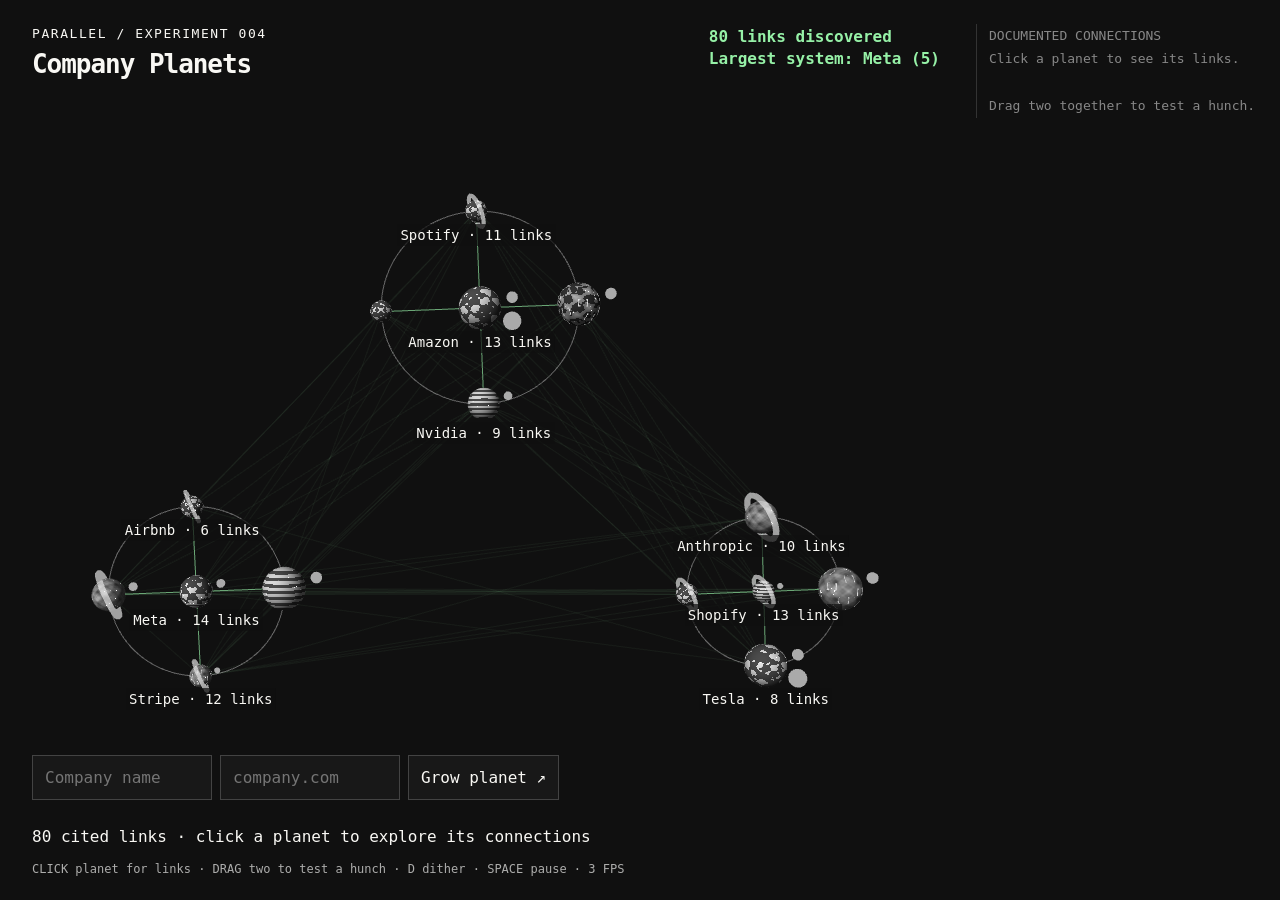
<file: 06-company-planets/index.html>
<!doctype html><html><head><link rel="icon" href="data:,"><meta charset="utf-8"><title>Company Planets</title><link rel="stylesheet" href="style.css"><script type="importmap">{"imports":{"three":"./vendor/three.module.js"}}</script></head><body><header><div>PARALLEL / EXPERIMENT 004<h1>Company Planets</h1></div><div><strong id="score">0</strong></div></header><form><input id="name" placeholder="Company name" required><input id="domain" placeholder="company.com" required><button>Grow planet ↗</button></form><aside id="sheet" hidden></aside><div id="labels"></div><footer><span id="caption">Documented connections appear automatically.</span><div>CLICK planet for links · DRAG two to test a hunch · D dither · SPACE pause <span id="fps"></span></div></footer><script type="module" src="app.js"></script></body></html>
</file>
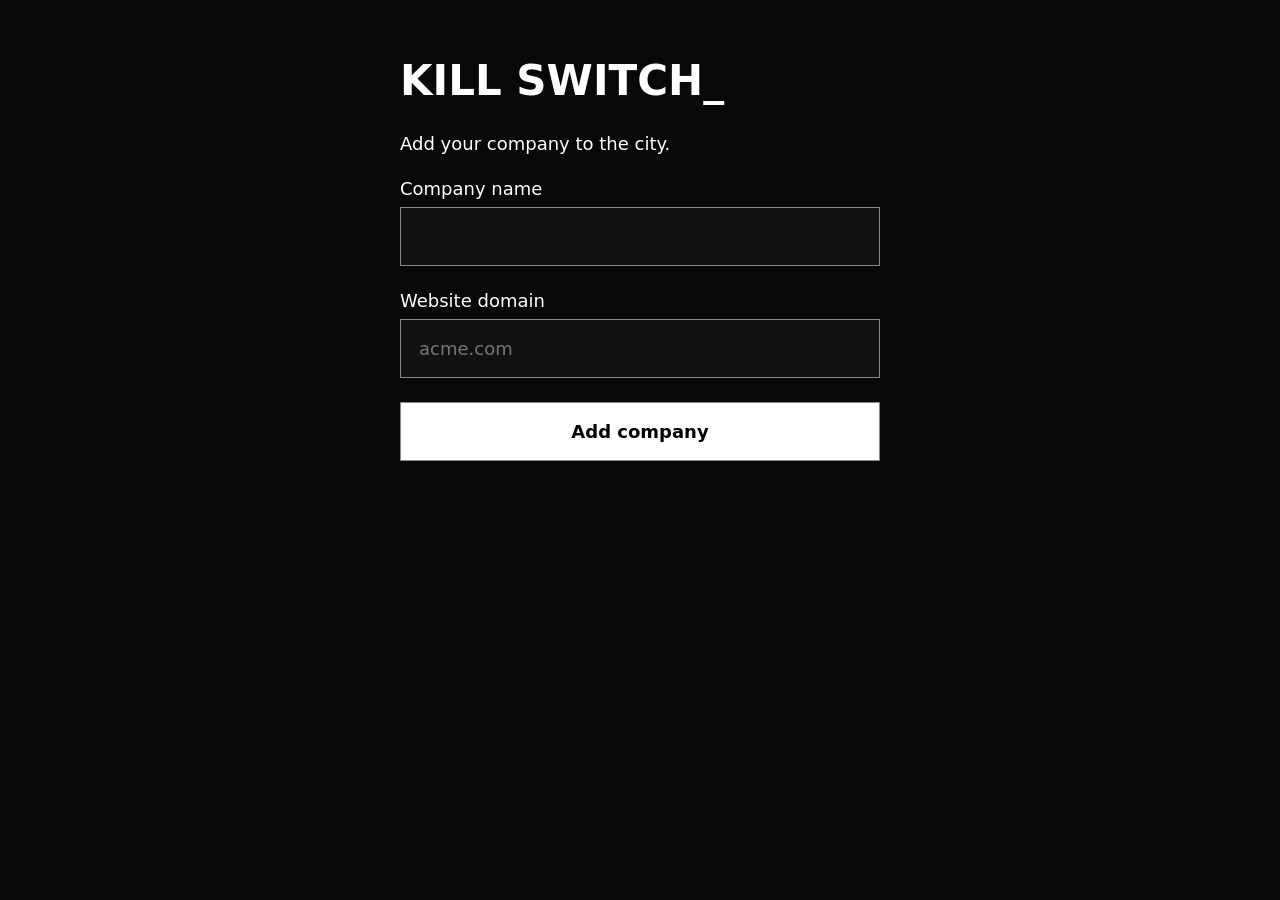
<file: 05-kill-switch/join.html>
<!doctype html><html lang="en"><meta charset="utf-8"><meta name="viewport" content="width=device-width,initial-scale=1"><title>Join Kill Switch</title><style>body{background:#080808;color:#fff;font:18px system-ui;margin:0;padding:28px;max-width:480px;margin:auto}h1{font-size:42px}label{display:block;margin:24px 0}input,button{box-sizing:border-box;width:100%;padding:18px;font:inherit;border:1px solid #888;border-radius:0}input{background:#111;color:white;margin-top:8px}button{background:white;color:black;font-weight:bold}button:disabled{opacity:.5}#status{line-height:1.6}</style><h1>KILL SWITCH_</h1><p>Add your company to the city.</p><form><label>Company name<input name="name" maxlength="80" required autocomplete="organization"></label><label>Website domain<input name="domain" maxlength="253" required placeholder="acme.com" autocapitalize="none" spellcheck="false" inputmode="url"></label><button>Add company</button></form><p id="status" role="status"></p><script>
const form=document.querySelector('form'),status=document.querySelector('#status');form.onsubmit=async e=>{e.preventDefault();const button=form.querySelector('button'),start=Date.now();button.disabled=true;const tick=()=>status.textContent=`Researching · ${Math.floor((Date.now()-start)/1000)}s elapsed`;tick();const timer=setInterval(tick,1000);try{const r=await fetch('/api/company',{method:'POST',headers:{'Content-Type':'application/json'},body:JSON.stringify(Object.fromEntries(new FormData(form)))}),d=await r.json();status.textContent=!r.ok?`Rejected: ${d.error}`:d.status==='researching'?'This company is already being researched.':d.company.verified?`Added · ${d.edges.length} dependencies found.`:'Unverified · We could not find evidence tied to this domain.'}catch{status.textContent='Connection interrupted. Please try again.'}finally{clearInterval(timer);button.disabled=false}};
</script></html>
</file>
<file: 06-company-planets/style.css>
*{box-sizing:border-box}body{margin:0;background:#101010;color:#f9f8f4;font:16px ui-monospace,Menlo,monospace;overflow:hidden}canvas{display:block}header{position:absolute;top:26px;left:32px;right:32px;display:flex;justify-content:space-between;pointer-events:none;font-size:13px;letter-spacing:.12em}h1{font-size:32px;letter-spacing:-.04em;margin:8px 0}strong{font-size:48px;color:#96f1a7}form{position:absolute;left:32px;top:125px;display:flex;gap:8px;z-index:3}input,button{font:16px ui-monospace;background:#181818;color:inherit;border:1px solid #434343;padding:12px;width:180px}button{cursor:pointer;color:#96f1a7;width:auto}footer{position:absolute;bottom:24px;left:32px;right:32px;pointer-events:none}footer>div{font-size:12px;color:#adadac;margin-top:16px}#caption{font-size:20px}#sheet{position:absolute;right:24px;top:120px;bottom:90px;width:370px;background:#181818ee;border:1px solid #434343;padding:20px;overflow:auto;z-index:5}#sheet h2{margin-top:0}#sheet p{font-size:14px;line-height:1.5;border-bottom:1px solid #434343;padding-bottom:10px}a{color:#96f1a7}.label{position:absolute;font-size:16px;white-space:nowrap;transform:translate(-50%,0);pointer-events:auto;background:#101010b8;border:0;padding:3px;color:#f9f8f4}.label:hover{color:#96f1a7}#labels{position:absolute;inset:0;pointer-events:none}.sub{font-size:10px;color:#858483;display:block}

input,button{font-family:Menlo,Consolas,monospace}.label{font-family:Menlo,Consolas,monospace;font-size:18px}footer a{pointer-events:auto}#sheet p{font-size:16px}#sheet{background:#181818}

button,a,.label:hover{color:#f9f8f4}.tether{position:absolute;width:330px;padding:12px;background:#101010eb;border-left:3px solid #96f1a7;font-size:13px;line-height:1.4;z-index:4}.tether b,.tether a{color:#96f1a7}.tether div{margin:6px 0}form{top:auto;bottom:65px}#caption{max-width:75%;font-size:16px}

.tether{max-height:145px;overflow:auto}.tether div{display:-webkit-box;-webkit-line-clamp:3;-webkit-box-orient:vertical;overflow:hidden}form{bottom:100px}#legend{position:absolute;left:24px;top:120px;max-width:520px;background:#181818;padding:18px;z-index:8;line-height:1.6}
#evidence{position:fixed;right:16px;top:120px;width:280px;max-height:calc(100vh - 240px);overflow:auto;z-index:5;background:#101010}#evidence .tether{position:relative!important;right:auto!important;left:auto!important;top:auto!important;width:auto;margin:0 0 8px;padding:12px}#evidence .tether:not(:first-child) div{display:none}
#score{font-size:18px;line-height:1.4;display:block;max-width:650px}
canvas{width:calc(100vw - 320px);height:100vh}header{right:340px}#score{white-space:pre-line;font-size:16px;letter-spacing:0}#evidence{top:24px;right:16px;width:288px;max-height:calc(100vh - 48px);border-left:1px solid #333;padding-left:12px}#evidence:empty:before{content:'DISCOVERED LINKS\A Fling one company into another.';white-space:pre-line;color:#888;line-height:1.8;font-size:13px}.tether{max-height:none!important}#evidence .tether:first-child{padding:16px;font-size:15px}#evidence .tether:not(:first-child) p{display:none}#evidence .tether:not(:first-child) a{display:block;font-size:11px;max-height:28px;overflow:hidden}#evidence .tether p{line-height:1.5}.label{font-size:14px}#sheet{z-index:20}footer{right:340px}header h1{font-size:26px}
#formation{position:absolute;left:calc((100vw - 320px)*.58);top:24%;width:min(380px,32vw);z-index:10;background:#101010ed;border-left:3px solid #96f1a7;padding:22px;box-shadow:0 0 50px #101010}#formation[hidden]{display:none}#formation h2{font-size:38px;margin:12px 0 22px;letter-spacing:-.04em}#formation .eyebrow{color:#96f1a7;font-size:12px;letter-spacing:.12em}#formation .progress{font-size:13px;color:#aaa;line-height:1.6}#formation .callout{font-size:25px;line-height:1.35;margin:20px 0;color:#fff}#formation .fact-ticks{font-size:11px;color:#aaa;max-height:84px;overflow:auto;line-height:1.7}#formation .summary{font-size:17px;line-height:1.5;color:#96f1a7}#formation button{margin:12px 8px 0 0;font-size:13px;padding:10px}#formation .callout:empty{display:none}
#sheet{right:16px;top:24px;bottom:24px;width:288px;padding:16px}#sheet h2{font-size:24px;line-height:1.2;margin-top:16px}#sheet h3{font-size:16px;color:#96f1a7}.connection{padding:12px 0;border-bottom:1px solid #333}.connection button{padding:0;border:0;background:none;text-align:left;font-size:17px;color:#96f1a7}.connection p{font-size:13px!important;border:0!important;padding:0!important}.connection a{font-size:12px;line-height:1.5;display:block}#evidence:empty:before{content:'DOCUMENTED CONNECTIONS\A Click a planet to see its links.\A\A Drag two together to test a hunch.'}#formation .eyebrow,#formation .summary{color:#f9f8f4}
</file>
